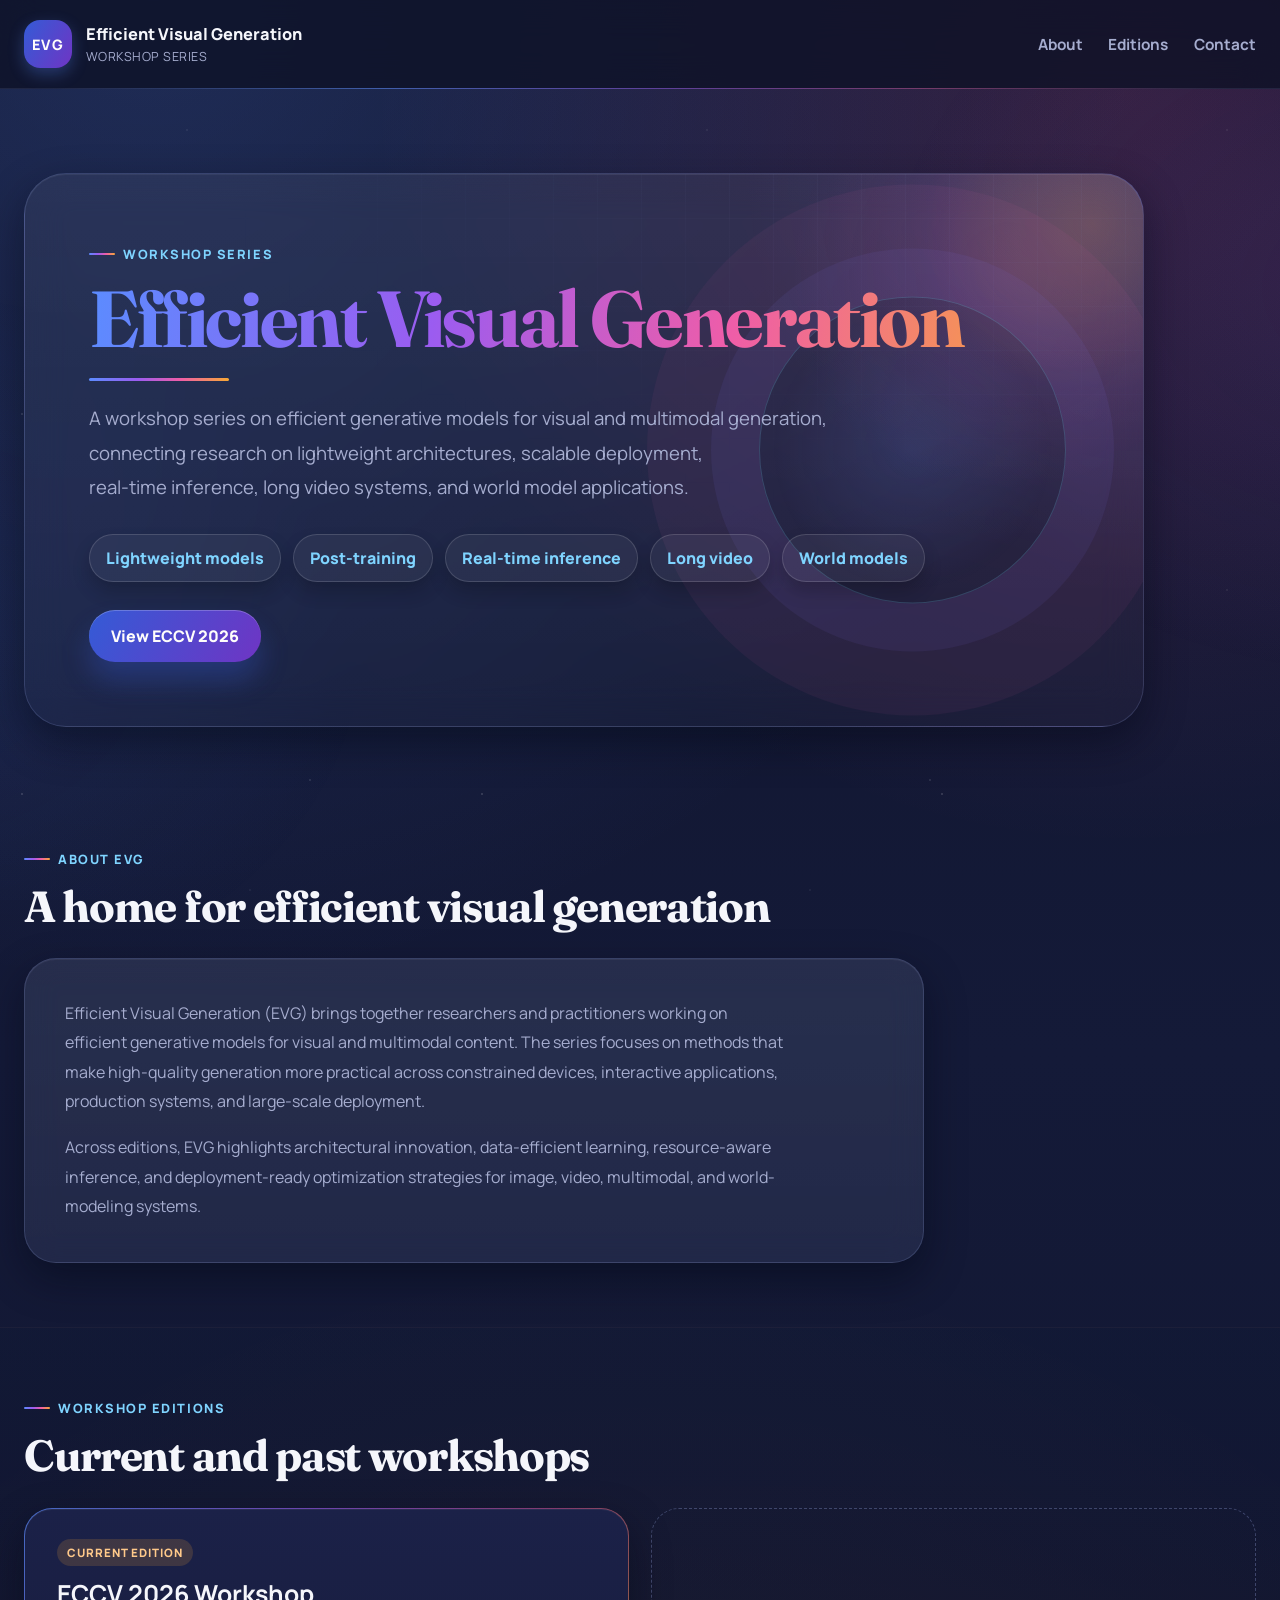
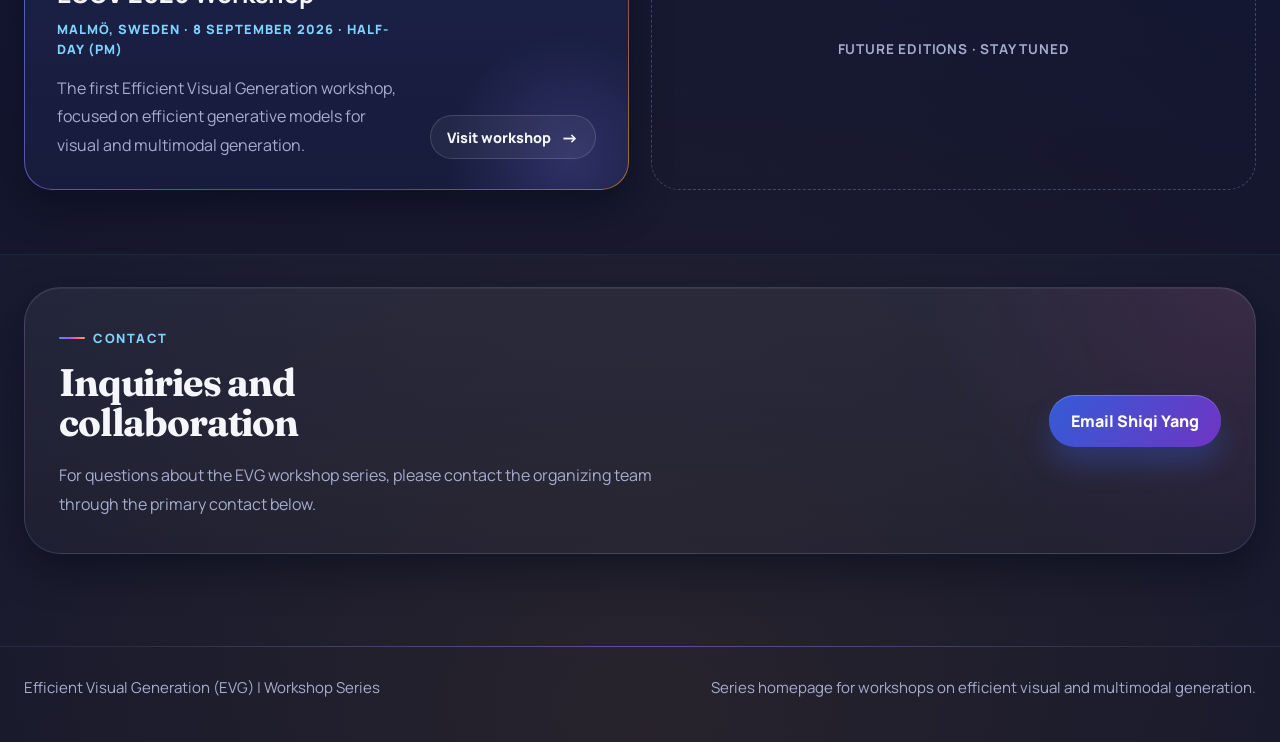
<file: index.html>
<!DOCTYPE html>
<html lang="en">

<head>
    <meta charset="utf-8">
    <meta name="viewport" content="width=device-width, initial-scale=1">
    <meta name="theme-color" content="#10142c">
    <title>Efficient Visual Generation | Workshop Series</title>
    <meta name="description"
        content="Efficient Visual Generation (EVG): a workshop series on efficient generative models for visual and multimodal generation.">
    <meta name="keywords"
        content="Efficient Visual Generation, EVG, Generative Models, Multimodal Generation, Video Generation, World Models, Efficient AI">

    <meta property="og:type" content="website">
    <meta property="og:title" content="Efficient Visual Generation | Workshop Series">
    <meta property="og:description"
        content="A workshop series on efficient generative models for visual and multimodal generation.">
    <meta property="og:url" content="https://efficientvg.github.io/">
    <meta property="og:image" content="https://efficientvg.github.io/assets/og/og-series.png">
    <meta property="og:image:width" content="2400">
    <meta property="og:image:height" content="1260">

    <meta name="twitter:card" content="summary_large_image">
    <meta name="twitter:title" content="Efficient Visual Generation | Workshop Series">
    <meta name="twitter:description"
        content="A workshop series on efficient generative models for visual and multimodal generation.">
    <meta name="twitter:image" content="https://efficientvg.github.io/assets/og/og-series.png">

    <link rel="preconnect" href="https://fonts.googleapis.com">
    <link rel="preconnect" href="https://fonts.gstatic.com" crossorigin>
    <link
        href="https://fonts.googleapis.com/css2?family=Fraunces:opsz,wght@9..144,600;9..144,700&family=Manrope:wght@400;500;600;700;800&display=swap"
        rel="stylesheet">

    <link rel="icon" href="assets/favicon.svg" type="image/svg+xml">
    <link rel="apple-touch-icon" href="assets/favicon.svg">
    <link rel="stylesheet" href="assets/css/style.css?v=20260718-dark">
</head>

<body>
    <a class="skip-link" href="#top">Skip to content</a>
    <header class="site-header">
        <div class="wrapper site-header-inner">
            <a class="brand" href="#top" aria-label="Efficient Visual Generation series home">
                <span class="brand-mark">EVG</span>
                <span class="brand-copy">
                    <strong>Efficient Visual Generation</strong>
                    <small>Workshop Series</small>
                </span>
            </a>

            <nav class="site-nav" aria-label="Primary">
                <a href="#about">About</a>
                <a href="#editions">Editions</a>
                <a href="#contact">Contact</a>
            </nav>
        </div>
    </header>

    <main id="top">
        <section class="hero">
            <div class="wrapper hero-grid hero-grid-single">
                <div class="hero-copy">
                    <div class="hero-orb" aria-hidden="true"></div>
                    <p class="eyebrow">Workshop Series</p>
                    <h1>Efficient Visual Generation</h1>
                    <p class="hero-lede">
                        <span class="hero-lede-line">A workshop series on efficient generative models for visual and
                            multimodal generation,</span>
                        <span class="hero-lede-line">connecting research on lightweight architectures, scalable
                            deployment,</span>
                        <span class="hero-lede-line">real-time inference, long video systems, and world model
                            applications.</span>
                    </p>

                    <ul class="hero-tags" aria-label="Focus areas">
                        <li>Lightweight models</li>
                        <li>Post-training</li>
                        <li>Real-time inference</li>
                        <li>Long video</li>
                        <li>World models</li>
                    </ul>

                    <div class="hero-actions">
                        <a class="button button-primary" href="workshops/eccv2026.html">View ECCV 2026</a>
                    </div>
                </div>
            </div>
        </section>

        <section class="section" id="about">
            <div class="wrapper">
                <div class="section-intro">
                    <p class="eyebrow">About EVG</p>
                    <h2>A home for efficient visual generation</h2>
                </div>

                <div class="overview-grid overview-grid-single">
                    <article class="panel">
                        <p>
                            Efficient Visual Generation (EVG) brings together researchers and practitioners working on
                            efficient generative models for visual and multimodal content. The series focuses on methods
                            that make high-quality generation more practical across constrained devices, interactive
                            applications, production systems, and large-scale deployment.
                        </p>
                        <p>
                            Across editions, EVG highlights architectural innovation, data-efficient learning,
                            resource-aware inference, and deployment-ready optimization strategies for image, video,
                            multimodal, and world-modeling systems.
                        </p>
                    </article>
                </div>
            </div>
        </section>

        <section class="section section-muted" id="editions">
            <div class="wrapper">
                <div class="section-intro">
                    <p class="eyebrow">Workshop Editions</p>
                    <h2>Current and past workshops</h2>
                </div>

                <div class="edition-grid">
                    <a class="edition-card edition-card-link" href="workshops/eccv2026.html">
                        <div class="edition-card-copy">
                            <span class="person-status">Current edition</span>
                            <h3>ECCV 2026 Workshop</h3>
                            <p class="edition-meta">Malmö, Sweden · 8 September 2026 · Half-day (PM)</p>
                            <p>
                                The first Efficient Visual Generation workshop, focused on efficient generative models
                                for visual and multimodal generation.
                            </p>
                        </div>
                        <span class="edition-link-label">Visit workshop <span aria-hidden="true">→</span></span>
                    </a>
                    <div class="edition-card-ghost" aria-hidden="true">Future editions · Stay tuned</div>
                </div>
            </div>
        </section>

        <section class="section section-compact" id="contact">
            <div class="wrapper">
                <div class="contact-card">
                    <div class="contact-copy">
                        <p class="eyebrow">Contact</p>
                        <h2>Inquiries and collaboration</h2>
                        <p>
                            For questions about the EVG workshop series, please contact the organizing team through the
                            primary contact below.
                        </p>
                    </div>
                    <a class="button button-primary" href="mailto:shiqi.yang147.jp@gmail.com">Email Shiqi Yang</a>
                </div>
            </div>
        </section>
    </main>

    <footer class="site-footer">
        <div class="wrapper footer-inner">
            <p>Efficient Visual Generation (EVG) | Workshop Series</p>
            <p>Series homepage for workshops on efficient visual and multimodal generation.</p>
        </div>
    </footer>
</body>

</html>
</file>
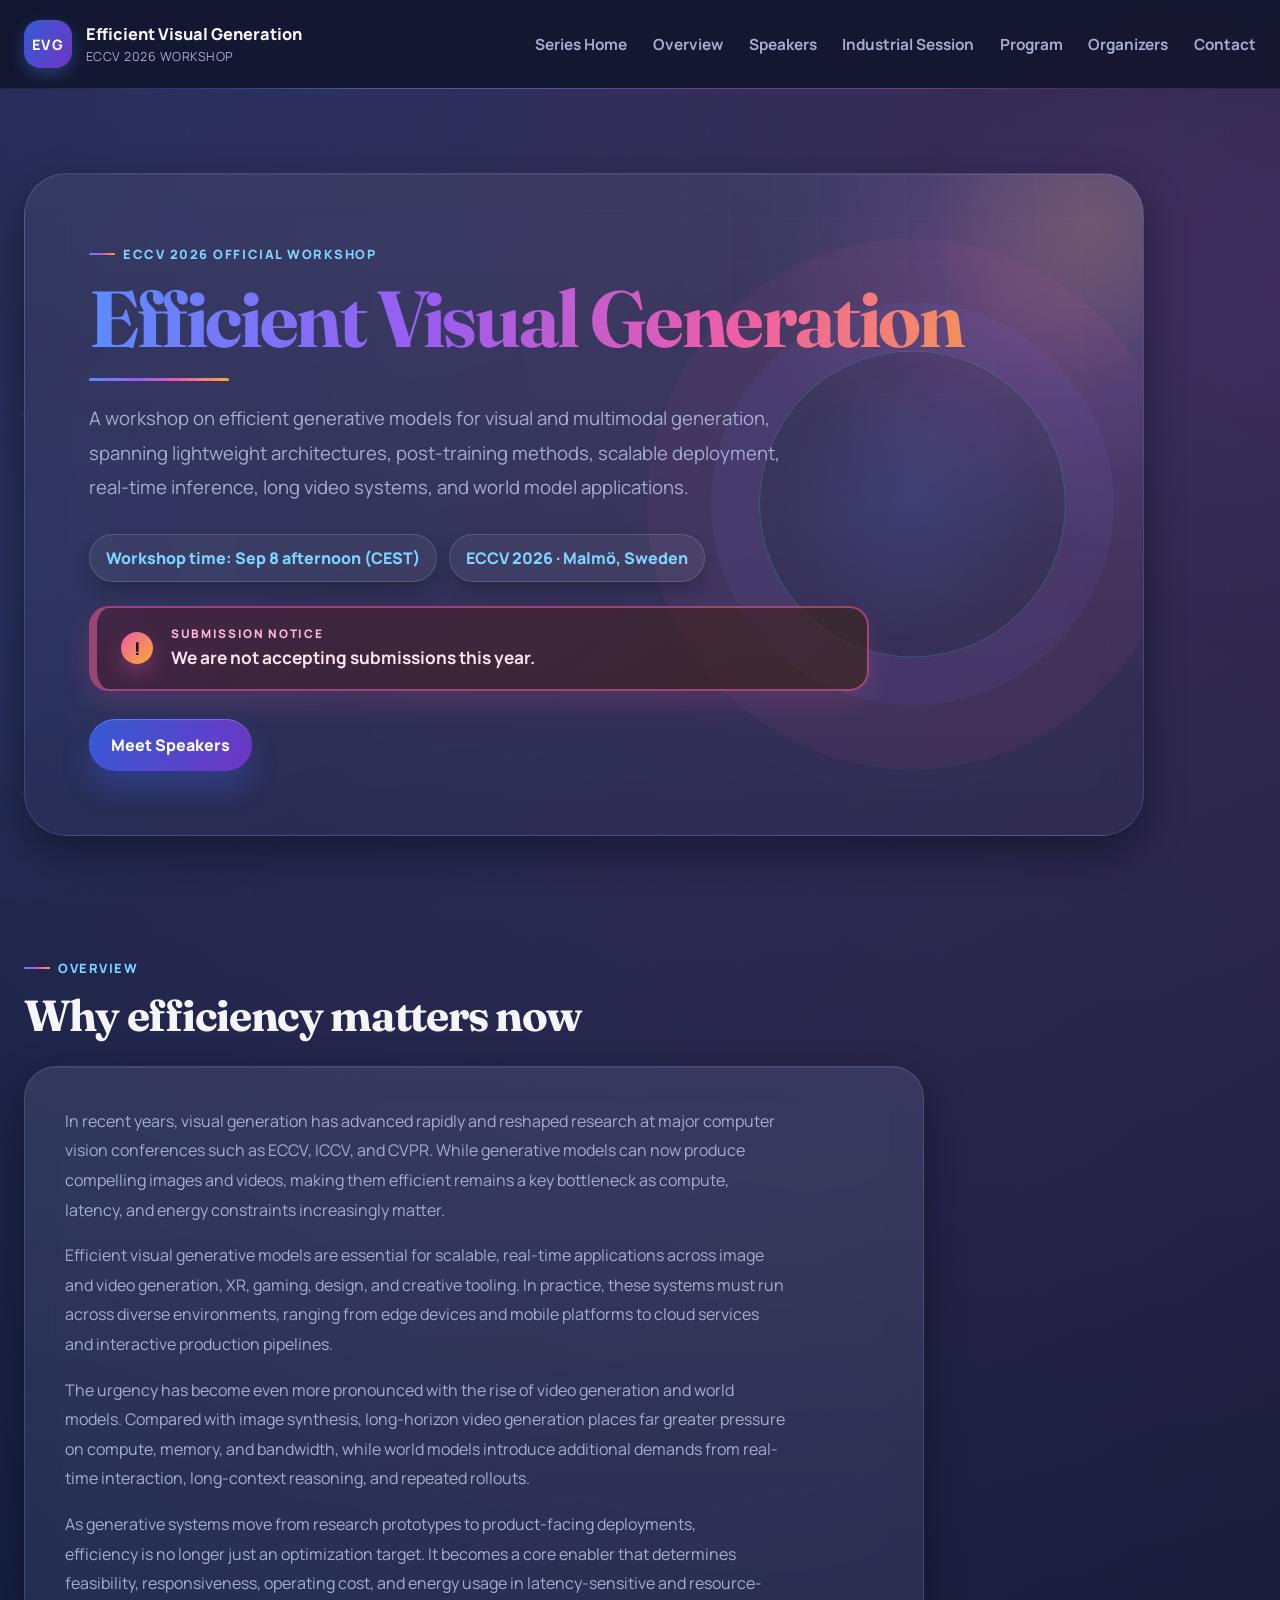
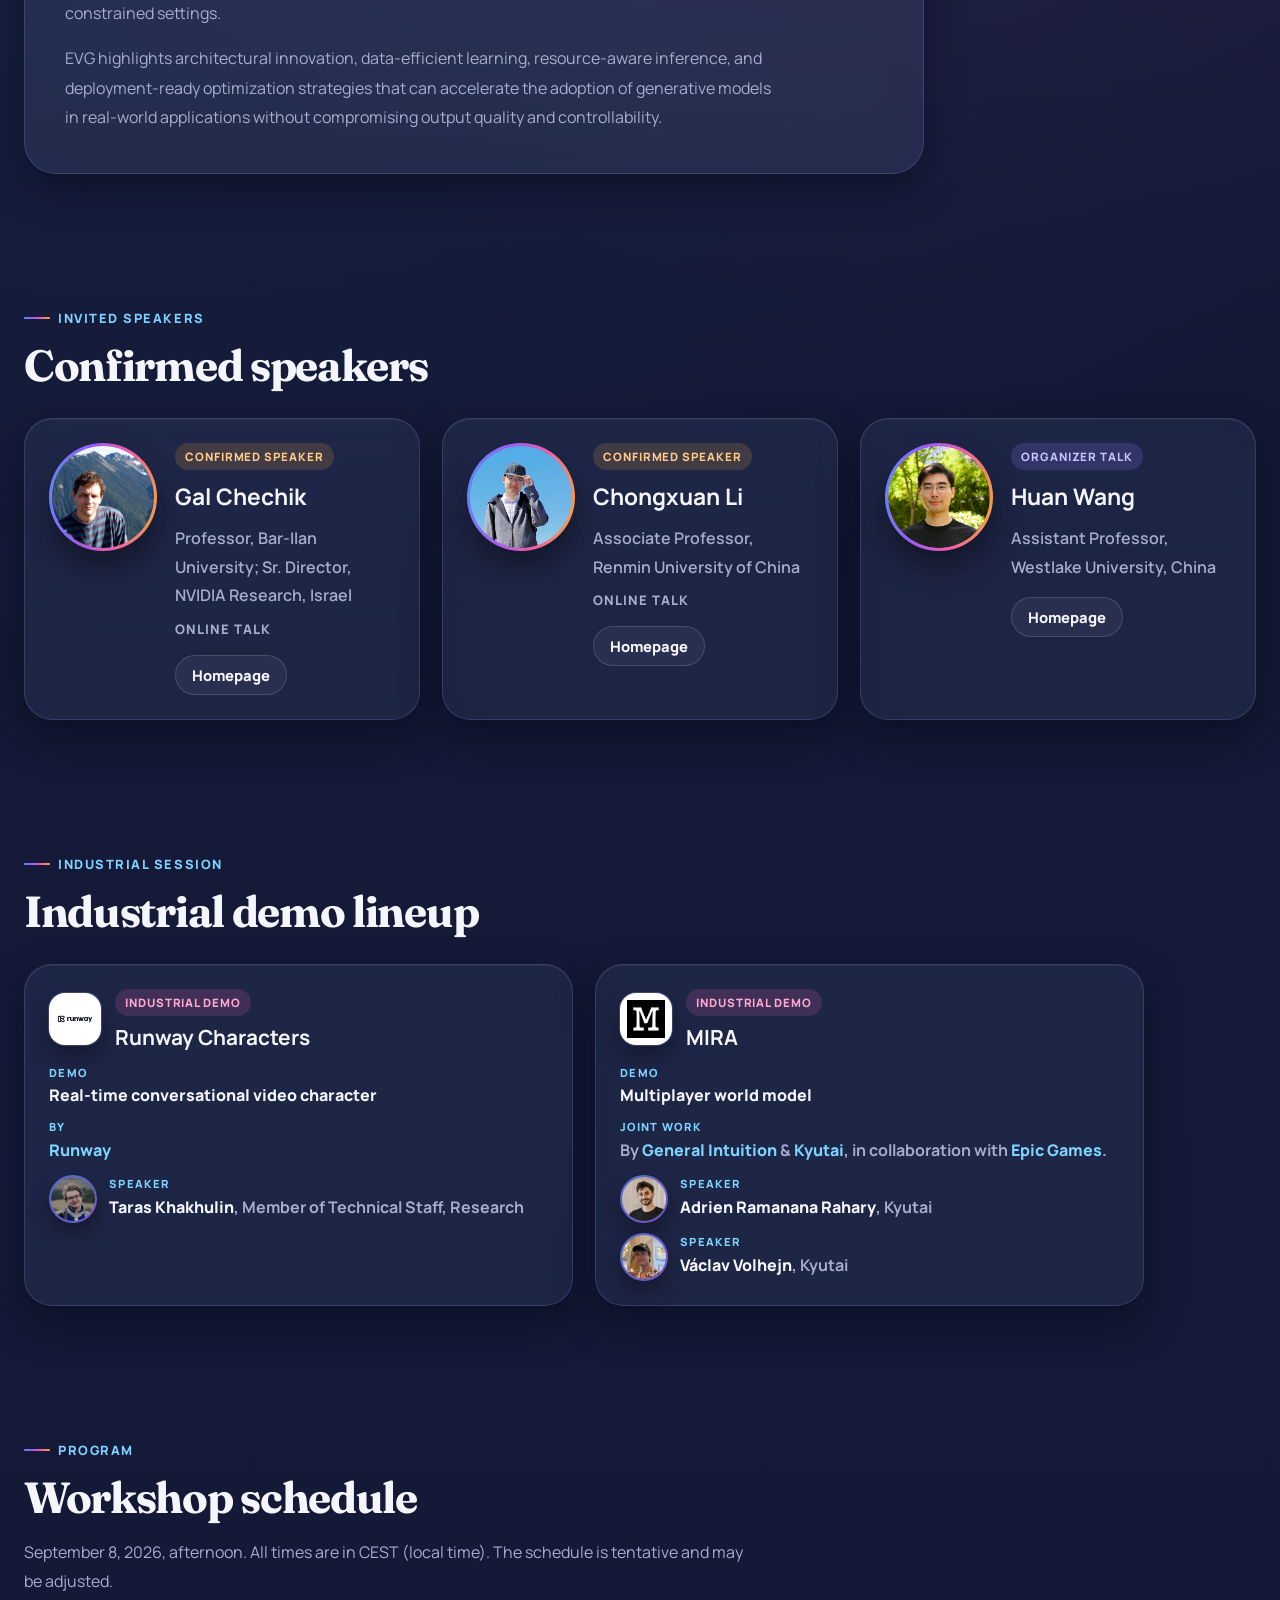
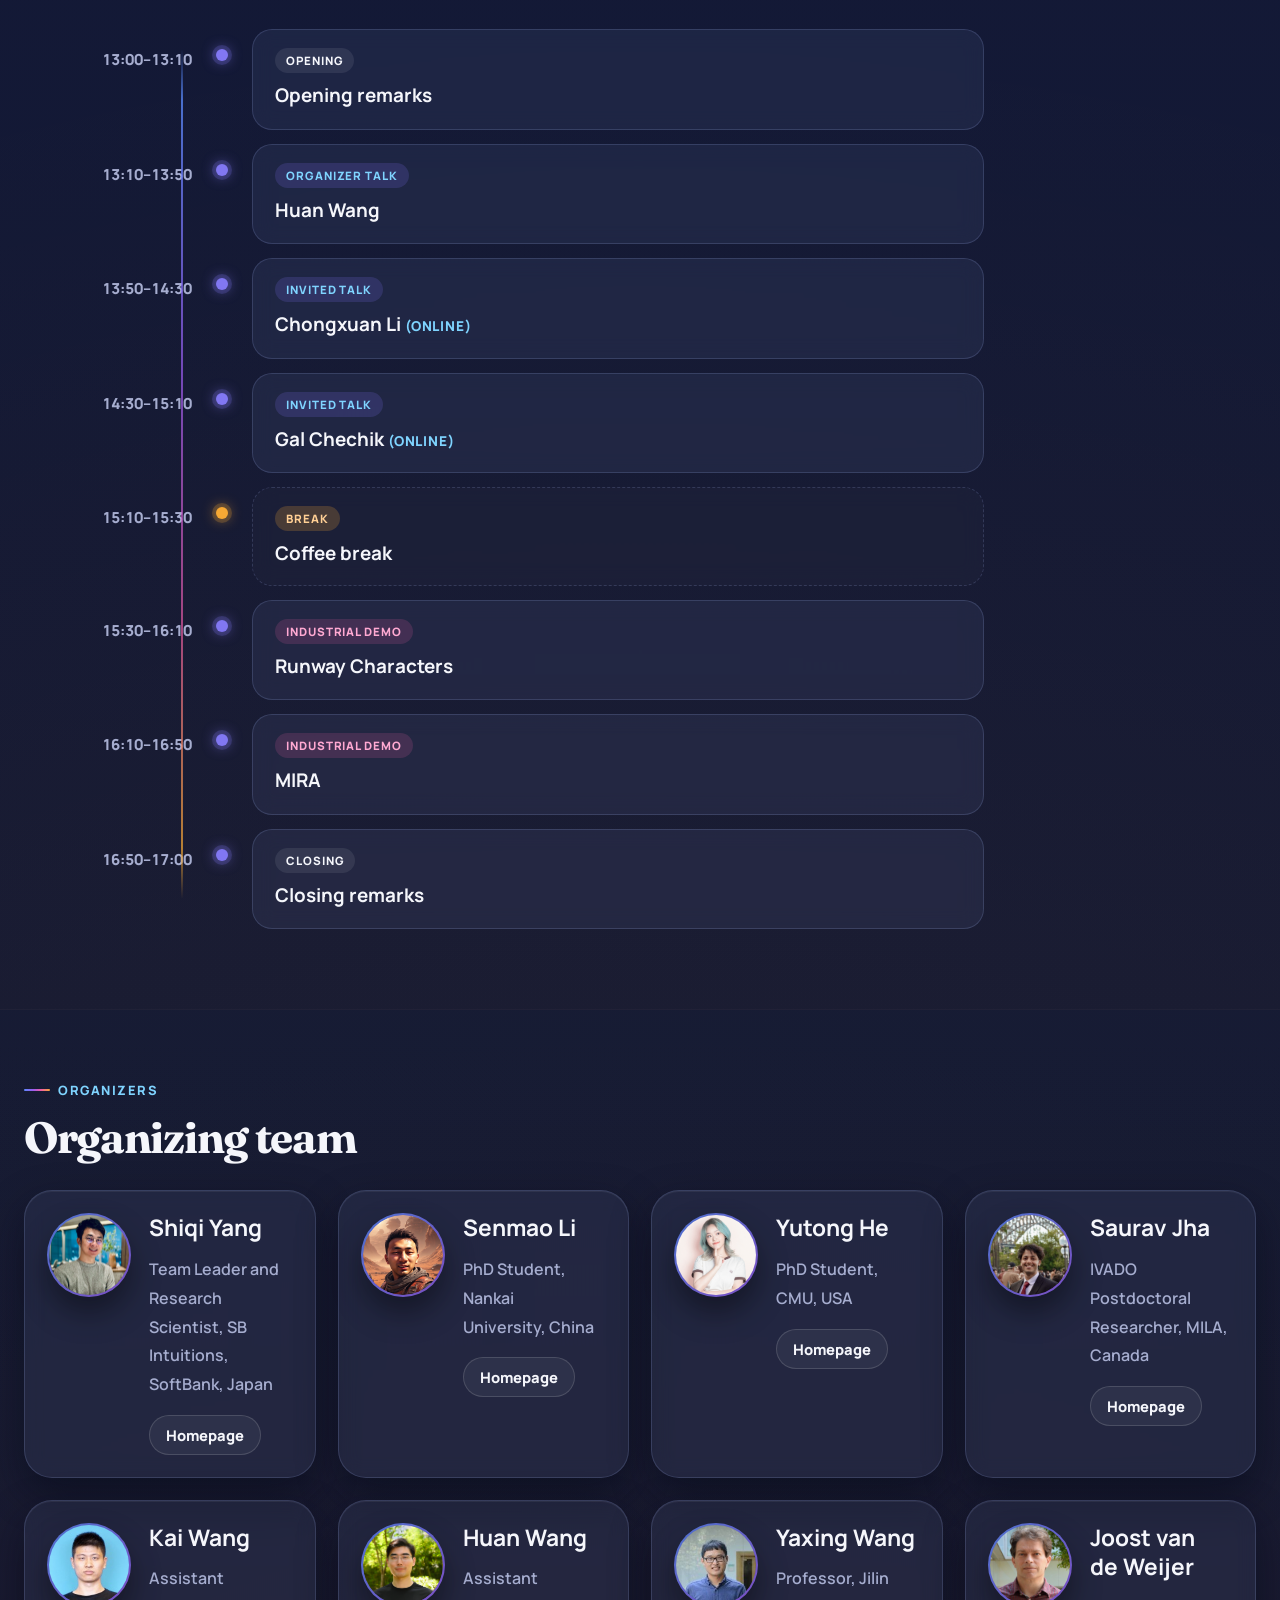
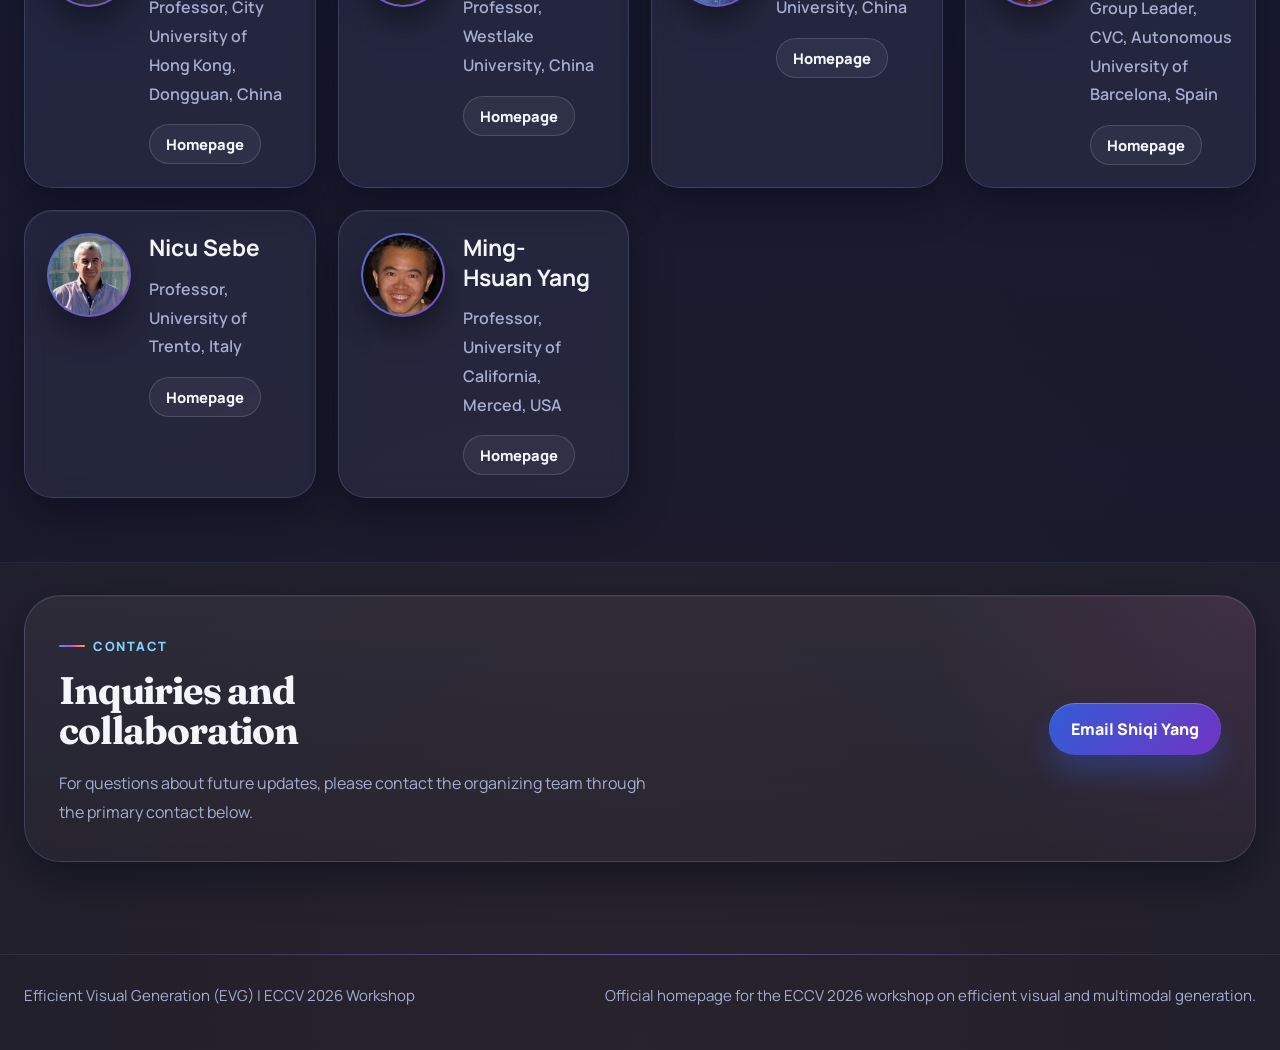
<file: workshops/eccv2026.html>
<!DOCTYPE html>
<html lang="en">

<head>
    <meta charset="utf-8">
    <meta name="viewport" content="width=device-width, initial-scale=1">
    <meta name="theme-color" content="#10142c">
    <title>Efficient Visual Generation | ECCV 2026 Workshop</title>
    <meta name="description"
        content="Efficient Visual Generation (EVG): the ECCV 2026 workshop on efficient generative models for visual and multimodal generation.">
    <meta name="keywords"
        content="ECCV 2026, Efficient Visual Generation, EVG, Generative Models, Multimodal Generation, Video Generation, World Models">

    <meta property="og:type" content="website">
    <meta property="og:title" content="Efficient Visual Generation | ECCV 2026 Workshop">
    <meta property="og:description"
        content="The ECCV 2026 workshop on efficient generative models for visual and multimodal generation.">
    <meta property="og:url" content="https://efficientvg.github.io/workshops/eccv2026.html">
    <meta property="og:image" content="https://efficientvg.github.io/assets/og/og-eccv2026.png">
    <meta property="og:image:width" content="2400">
    <meta property="og:image:height" content="1260">

    <meta name="twitter:card" content="summary_large_image">
    <meta name="twitter:title" content="Efficient Visual Generation | ECCV 2026 Workshop">
    <meta name="twitter:description"
        content="The ECCV 2026 workshop on efficient generative models for visual and multimodal generation.">
    <meta name="twitter:image" content="https://efficientvg.github.io/assets/og/og-eccv2026.png">

    <link rel="preconnect" href="https://fonts.googleapis.com">
    <link rel="preconnect" href="https://fonts.gstatic.com" crossorigin>
    <link
        href="https://fonts.googleapis.com/css2?family=Fraunces:opsz,wght@9..144,600;9..144,700&family=Manrope:wght@400;500;600;700;800&display=swap"
        rel="stylesheet">

    <link rel="icon" href="../assets/favicon.svg" type="image/svg+xml">
    <link rel="apple-touch-icon" href="../assets/favicon.svg">
    <link rel="stylesheet" href="../assets/css/style.css?v=20260718-dark">
</head>

<body>
    <a class="skip-link" href="#top">Skip to content</a>
    <header class="site-header">
        <div class="wrapper site-header-inner">
            <a class="brand" href="../index.html" aria-label="Efficient Visual Generation series home">
                <span class="brand-mark">EVG</span>
                <span class="brand-copy">
                    <strong>Efficient Visual Generation</strong>
                    <small>ECCV 2026 Workshop</small>
                </span>
            </a>

            <nav class="site-nav" aria-label="Primary">
                <a href="../index.html">Series Home</a>
                <a href="#overview">Overview</a>
                <a href="#speakers">Speakers</a>
                <a href="#industrial-session">Industrial Session</a>
                <a href="#program">Program</a>
                <a href="#organizers">Organizers</a>
                <a href="#contact">Contact</a>
            </nav>
        </div>
    </header>

    <main id="top">
        <section class="hero">
            <div class="wrapper hero-grid hero-grid-single">
                <div class="hero-copy">
                    <div class="hero-orb" aria-hidden="true"></div>
                    <p class="eyebrow">ECCV 2026 Official Workshop</p>
                    <h1>Efficient Visual Generation</h1>
                    <p class="hero-lede">
                        <span class="hero-lede-line">A workshop on efficient generative models for visual and multimodal
                            generation,</span>
                        <span class="hero-lede-line">spanning lightweight architectures, post-training methods, scalable
                            deployment,</span>
                        <span class="hero-lede-line">real-time inference, long video systems, and world model
                            applications.</span>
                    </p>

                    <ul class="hero-tags" aria-label="Workshop details">
                        <li>Workshop time: <time datetime="2026-09-08">Sep 8 afternoon</time> (CEST)</li>
                        <li>ECCV 2026 · Malmö, Sweden</li>
                    </ul>

                    <div class="submission-notice" role="note"
                        aria-label="Submission notice: We are not accepting submissions this year">
                        <span class="submission-notice-label">Submission Notice</span>
                        <strong>We are not accepting submissions this year.</strong>
                    </div>

                    <div class="hero-actions">
                        <a class="button button-primary" href="#speakers">Meet Speakers</a>
                    </div>


                </div>
            </div>
        </section>

        <section class="section" id="overview">
            <div class="wrapper">
                <div class="section-intro">
                    <p class="eyebrow">Overview</p>
                    <h2>Why efficiency matters now</h2>
                </div>

                <div class="overview-grid overview-grid-single">
                    <article class="panel">
                        <p>
                            In recent years, visual generation has advanced rapidly and reshaped research at major
                            computer vision conferences such as ECCV, ICCV, and CVPR. While generative models can now
                            produce compelling images and videos, making them efficient remains a key bottleneck as
                            compute, latency, and energy constraints increasingly matter.
                        </p>
                        <p>
                            Efficient visual generative models are essential for scalable, real-time applications
                            across image and video generation, XR, gaming, design, and creative tooling. In practice,
                            these systems must run across diverse environments, ranging from edge devices and mobile
                            platforms to cloud services and interactive production pipelines.
                        </p>
                        <p>
                            The urgency has become even more pronounced with the rise of video generation and world
                            models. Compared with image synthesis, long-horizon video generation places far greater
                            pressure on compute, memory, and bandwidth, while world models introduce additional demands
                            from real-time interaction, long-context reasoning, and repeated rollouts.
                        </p>
                        <p>
                            As generative systems move from research prototypes to product-facing deployments,
                            efficiency is no longer just an optimization target. It becomes a core enabler that
                            determines feasibility, responsiveness, operating cost, and energy usage in
                            latency-sensitive
                            and resource-constrained settings.
                        </p>
                        <p>
                            EVG highlights architectural innovation, data-efficient learning, resource-aware inference,
                            and deployment-ready optimization strategies that can accelerate the adoption of generative
                            models in real-world applications without compromising output quality and controllability.
                        </p>
                    </article>
                </div>
            </div>
        </section>

        <section class="section" id="speakers">
            <div class="wrapper">
                <div class="section-intro">
                    <p class="eyebrow">Invited Speakers</p>
                    <h2>Confirmed speakers</h2>

                </div>

                <div class="people-grid speaker-grid">
                    <article class="person-card">
                        <a class="person-media" tabindex="-1" aria-hidden="true" href="https://chechiklab.biu.ac.il/~gal/" target="_blank"
                            rel="noreferrer" aria-label="Gal Chechik homepage">
                            <img class="person-photo" src="../assets/people/gal.jpg" alt="Portrait of Gal Chechik"
                                loading="lazy">
                        </a>
                        <div class="person-copy">
                            <span class="person-status">Confirmed Speaker</span>
                            <h3><a class="person-name-link" href="https://chechiklab.biu.ac.il/~gal/" target="_blank"
                                    rel="noreferrer">Gal Chechik</a></h3>
                            <p class="person-role">Professor, Bar-Ilan University; Sr. Director, NVIDIA Research, Israel
                            </p>
                            <p class="person-format-note">Online Talk</p>
                            <div class="person-actions">
                                <a class="person-link" href="https://chechiklab.biu.ac.il/~gal/" target="_blank"
                                    rel="noreferrer">Homepage</a>
                            </div>
                        </div>
                    </article>

                    <article class="person-card">
                        <a class="person-media" tabindex="-1" aria-hidden="true" href="https://zhenxuan00.github.io/" target="_blank" rel="noreferrer"
                            aria-label="Chongxuan Li homepage">
                            <img class="person-photo" src="../assets/people/chongxuan.png" alt="Portrait of Chongxuan Li"
                                loading="lazy">
                        </a>
                        <div class="person-copy">
                            <span class="person-status">Confirmed Speaker</span>
                            <h3><a class="person-name-link" href="https://zhenxuan00.github.io/" target="_blank"
                                    rel="noreferrer">Chongxuan Li</a></h3>
                            <p class="person-role">Associate Professor, Renmin University of China</p>
                            <p class="person-format-note">Online Talk</p>
                            <div class="person-actions">
                                <a class="person-link" href="https://zhenxuan00.github.io/" target="_blank"
                                    rel="noreferrer">Homepage</a>
                            </div>
                        </div>
                    </article>

                    <article class="person-card">
                        <a class="person-media" tabindex="-1" aria-hidden="true" href="https://huanwang.tech/" target="_blank" rel="noreferrer"
                            aria-label="Huan Wang homepage">
                            <img class="person-photo" src="../assets/people/huan.png" alt="Portrait of Huan Wang"
                                loading="lazy">
                        </a>
                        <div class="person-copy">
                            <span class="person-status person-status-organizer">Organizer Talk</span>
                            <h3><a class="person-name-link" href="https://huanwang.tech/" target="_blank"
                                    rel="noreferrer">Huan Wang</a></h3>
                            <p class="person-role">Assistant Professor, Westlake University, China</p>
                            <div class="person-actions">
                                <a class="person-link" href="https://huanwang.tech/" target="_blank"
                                    rel="noreferrer">Homepage</a>
                            </div>
                        </div>
                    </article>

                </div>
            </div>
        </section>

        <section class="section" id="industrial-session">
            <div class="wrapper">
                <div class="section-intro">
                    <p class="eyebrow">Industrial Session</p>
                    <h2>Industrial demo lineup</h2>
                </div>

                <div class="industrial-grid">
                    <article class="industrial-card company-card">
                        <div class="industrial-header company-header">
                            <a class="industrial-logo company-logo" href="https://runwayml.com/product/characters"
                                target="_blank" rel="noreferrer" aria-label="Runway Characters">
                                <img class="industrial-logo-image company-logo-image" src="../assets/logos/runway-logo.png"
                                    alt="Runway logo" loading="lazy">
                            </a>
                            <div class="industrial-copy company-copy">
                                <span class="person-status person-status-demo">Industrial Demo</span>
                                <h3><a class="person-name-link" href="https://runwayml.com/product/characters"
                                        target="_blank" rel="noreferrer">Runway Characters</a></h3>
                            </div>
                        </div>

                        <div class="industrial-details company-details">
                            <p class="industrial-demo-line company-talk-line">
                                <span>Demo</span>
                                Real-time conversational video character
                            </p>

                            <p class="industrial-credit-line company-attribution-line">
                                <span>By</span>
                                <a href="https://runwayml.com/" target="_blank" rel="noreferrer">Runway</a>
                            </p>

                            <div class="industrial-speakers company-speakers" aria-label="Runway Characters speakers">
                                <div class="industrial-speaker-item company-speaker-item">
                                    <a class="industrial-speaker-avatar company-speaker-avatar" tabindex="-1" aria-hidden="true"
                                        href="https://khakhulin.github.io/" target="_blank" rel="noreferrer"
                                        aria-label="Taras Khakhulin homepage">
                                        <img class="person-photo" src="../assets/people/TarasKhakhulin.jpeg"
                                            alt="Portrait of Taras Khakhulin" loading="lazy">
                                    </a>
                                    <p class="industrial-speaker-line company-speaker-line">
                                        <span>Speaker</span>
                                        <a class="person-name-link" href="https://khakhulin.github.io/" target="_blank"
                                            rel="noreferrer">Taras Khakhulin</a>, Member of Technical Staff, Research
                                    </p>
                                </div>
                            </div>
                        </div>
                    </article>

                    <article class="industrial-card company-card">
                        <div class="industrial-header company-header">
                            <a class="industrial-logo company-logo" href="https://mira-wm.com/" target="_blank"
                                rel="noreferrer" aria-label="MIRA website">
                                <img class="industrial-logo-image company-logo-image" src="../assets/logos/mira-icon.png"
                                    alt="MIRA logo" loading="lazy">
                            </a>
                            <div class="industrial-copy company-copy">
                                <span class="person-status person-status-demo">Industrial Demo</span>
                                <h3><a class="person-name-link" href="https://mira-wm.com/" target="_blank"
                                        rel="noreferrer">MIRA</a></h3>
                            </div>
                        </div>

                        <div class="industrial-details company-details">
                            <p class="industrial-demo-line company-talk-line">
                                <span>Demo</span>
                                Multiplayer world model
                            </p>

                            <p class="industrial-credit-line company-attribution-line">
                                <span>Joint work</span>
                                By
                                <a href="https://www.generalintuition.com/" target="_blank" rel="noreferrer">General Intuition</a>
                                &amp;
                                <a href="https://kyutai.org/" target="_blank" rel="noreferrer">Kyutai</a>, in collaboration
                                with
                                <a href="https://www.epicgames.com/site/home" target="_blank" rel="noreferrer">Epic Games</a>.
                            </p>

                            <div class="industrial-speakers company-speakers" aria-label="MIRA speakers">
                                <div class="industrial-speaker-item company-speaker-item">
                                    <a class="industrial-speaker-avatar company-speaker-avatar" tabindex="-1" aria-hidden="true"
                                        href="https://www.linkedin.com/in/adrien-ramanana-rahary/?locale=en"
                                        target="_blank" rel="noreferrer" aria-label="Adrien Ramanana Rahary LinkedIn">
                                        <img class="person-photo" src="../assets/people/adrien-ramanana-rahary.jpg"
                                            alt="Portrait of Adrien Ramanana Rahary" loading="lazy">
                                    </a>
                                    <p class="industrial-speaker-line company-speaker-line">
                                        <span>Speaker</span>
                                        <a class="person-name-link"
                                            href="https://www.linkedin.com/in/adrien-ramanana-rahary/?locale=en"
                                            target="_blank" rel="noreferrer">Adrien Ramanana Rahary</a>, Kyutai
                                    </p>
                                </div>

                                <div class="industrial-speaker-item company-speaker-item">
                                    <a class="industrial-speaker-avatar company-speaker-avatar" tabindex="-1" aria-hidden="true"
                                        href="https://vvolhejn.com/" target="_blank" rel="noreferrer"
                                        aria-label="Václav Volhejn homepage">
                                        <img class="person-photo" src="../assets/people/vaclav-volhejn.jpg"
                                            alt="Portrait of Václav Volhejn" loading="lazy">
                                    </a>
                                    <p class="industrial-speaker-line company-speaker-line">
                                        <span>Speaker</span>
                                        <a class="person-name-link" href="https://vvolhejn.com/" target="_blank"
                                            rel="noreferrer">Václav Volhejn</a>, Kyutai
                                    </p>
                                </div>
                            </div>
                        </div>
                    </article>
                </div>
            </div>
        </section>

        <section class="section" id="program">
            <div class="wrapper">
                <div class="section-intro">
                    <p class="eyebrow">Program</p>
                    <h2>Workshop schedule</h2>
                    <p class="section-copy">
                        September 8, 2026, afternoon. All times are in CEST (local time).
                        The schedule is tentative and may be adjusted.
                    </p>
                </div>

                <ol class="program-timeline">
                    <li class="program-item">
                        <p class="program-time">
                            <time datetime="2026-09-08T13:00">13:00</time>&ndash;<time
                                datetime="2026-09-08T13:10">13:10</time>
                        </p>
                        <span class="program-marker" aria-hidden="true"></span>
                        <div class="program-card">
                            <span class="program-tag program-tag-frame">Opening</span>
                            <h3>Opening remarks</h3>
                        </div>
                    </li>

                    <li class="program-item">
                        <p class="program-time">
                            <time datetime="2026-09-08T13:10">13:10</time>&ndash;<time
                                datetime="2026-09-08T13:50">13:50</time>
                        </p>
                        <span class="program-marker" aria-hidden="true"></span>
                        <div class="program-card">
                            <span class="program-tag">Organizer Talk</span>
                            <h3>Huan Wang</h3>
                        </div>
                    </li>

                    <li class="program-item">
                        <p class="program-time">
                            <time datetime="2026-09-08T13:50">13:50</time>&ndash;<time
                                datetime="2026-09-08T14:30">14:30</time>
                        </p>
                        <span class="program-marker" aria-hidden="true"></span>
                        <div class="program-card">
                            <span class="program-tag">Invited Talk</span>
                            <h3>Chongxuan Li <span class="program-format">(Online)</span></h3>
                        </div>
                    </li>

                    <li class="program-item">
                        <p class="program-time">
                            <time datetime="2026-09-08T14:30">14:30</time>&ndash;<time
                                datetime="2026-09-08T15:10">15:10</time>
                        </p>
                        <span class="program-marker" aria-hidden="true"></span>
                        <div class="program-card">
                            <span class="program-tag">Invited Talk</span>
                            <h3>Gal Chechik <span class="program-format">(Online)</span></h3>
                        </div>
                    </li>

                    <li class="program-item program-item-break">
                        <p class="program-time">
                            <time datetime="2026-09-08T15:10">15:10</time>&ndash;<time
                                datetime="2026-09-08T15:30">15:30</time>
                        </p>
                        <span class="program-marker" aria-hidden="true"></span>
                        <div class="program-card">
                            <span class="program-tag program-tag-break">Break</span>
                            <h3>Coffee break</h3>
                        </div>
                    </li>

                    <li class="program-item">
                        <p class="program-time">
                            <time datetime="2026-09-08T15:30">15:30</time>&ndash;<time
                                datetime="2026-09-08T16:10">16:10</time>
                        </p>
                        <span class="program-marker" aria-hidden="true"></span>
                        <div class="program-card">
                            <span class="program-tag program-tag-demo">Industrial Demo</span>
                            <h3>Runway Characters</h3>
                        </div>
                    </li>

                    <li class="program-item">
                        <p class="program-time">
                            <time datetime="2026-09-08T16:10">16:10</time>&ndash;<time
                                datetime="2026-09-08T16:50">16:50</time>
                        </p>
                        <span class="program-marker" aria-hidden="true"></span>
                        <div class="program-card">
                            <span class="program-tag program-tag-demo">Industrial Demo</span>
                            <h3>MIRA</h3>
                        </div>
                    </li>

                    <li class="program-item">
                        <p class="program-time">
                            <time datetime="2026-09-08T16:50">16:50</time>&ndash;<time
                                datetime="2026-09-08T17:00">17:00</time>
                        </p>
                        <span class="program-marker" aria-hidden="true"></span>
                        <div class="program-card">
                            <span class="program-tag program-tag-frame">Closing</span>
                            <h3>Closing remarks</h3>
                        </div>
                    </li>
                </ol>
            </div>
        </section>

        <section class="section section-muted" id="organizers">
            <div class="wrapper">
                <div class="section-intro">
                    <p class="eyebrow">Organizers</p>
                    <h2>Organizing team</h2>
                </div>

                <div class="people-grid organizers-grid">
                    <article class="person-card person-card-compact">
                        <a class="person-media" tabindex="-1" aria-hidden="true" href="https://albert0147.github.io/" target="_blank" rel="noreferrer"
                            aria-label="Shiqi Yang homepage">
                            <img class="person-photo" src="../assets/people/shiqi.jpg" alt="Portrait of Shiqi Yang"
                                loading="lazy">
                        </a>
                        <div class="person-copy">
                            <h3><a class="person-name-link" href="https://albert0147.github.io/" target="_blank"
                                    rel="noreferrer">Shiqi Yang</a></h3>
                            <p class="person-role">Team Leader and Research Scientist, SB Intuitions, SoftBank, Japan
                            </p>
                            <div class="person-actions">
                                <a class="person-link" href="https://albert0147.github.io/" target="_blank"
                                    rel="noreferrer">Homepage</a>
                            </div>
                        </div>
                    </article>

                    <article class="person-card person-card-compact">
                        <a class="person-media" tabindex="-1" aria-hidden="true" href="https://sen-mao.github.io/" target="_blank" rel="noreferrer"
                            aria-label="Senmao Li homepage">
                            <img class="person-photo" src="../assets/people/senmao.png" alt="Portrait of Senmao Li"
                                loading="lazy">
                        </a>
                        <div class="person-copy">
                            <h3><a class="person-name-link" href="https://sen-mao.github.io/" target="_blank"
                                    rel="noreferrer">Senmao Li</a></h3>
                            <p class="person-role">PhD Student, Nankai University, China</p>
                            <div class="person-actions">
                                <a class="person-link" href="https://sen-mao.github.io/" target="_blank"
                                    rel="noreferrer">Homepage</a>
                            </div>
                        </div>
                    </article>

                    <article class="person-card person-card-compact">
                        <a class="person-media" tabindex="-1" aria-hidden="true" href="https://kellyyutonghe.github.io/" target="_blank" rel="noreferrer"
                            aria-label="Yutong He homepage">
                            <img class="person-photo" src="../assets/people/yutong.jpg" alt="Portrait of Yutong He"
                                loading="lazy">
                        </a>
                        <div class="person-copy">
                            <h3><a class="person-name-link" href="https://kellyyutonghe.github.io/" target="_blank"
                                    rel="noreferrer">Yutong He</a></h3>
                            <p class="person-role">PhD Student, CMU, USA</p>
                            <div class="person-actions">
                                <a class="person-link" href="https://kellyyutonghe.github.io/" target="_blank"
                                    rel="noreferrer">Homepage</a>
                            </div>
                        </div>
                    </article>

                    <article class="person-card person-card-compact">
                        <a class="person-media" tabindex="-1" aria-hidden="true" href="https://sauravjha.com.np/" target="_blank" rel="noreferrer"
                            aria-label="Saurav Jha homepage">
                            <img class="person-photo" src="../assets/people/saurav.jpg" alt="Portrait of Saurav Jha"
                                loading="lazy">
                        </a>
                        <div class="person-copy">
                            <h3><a class="person-name-link" href="https://sauravjha.com.np/" target="_blank"
                                    rel="noreferrer">Saurav Jha</a></h3>
                            <p class="person-role">IVADO Postdoctoral Researcher, MILA, Canada</p>
                            <div class="person-actions">
                                <a class="person-link" href="https://sauravjha.com.np/" target="_blank"
                                    rel="noreferrer">Homepage</a>
                            </div>
                        </div>
                    </article>

                    <article class="person-card person-card-compact">
                        <a class="person-media" tabindex="-1" aria-hidden="true" href="https://wangkai930418.github.io/" target="_blank" rel="noreferrer"
                            aria-label="Kai Wang homepage">
                            <img class="person-photo" src="../assets/people/kai.jpg" alt="Portrait of Kai Wang"
                                loading="lazy">
                        </a>
                        <div class="person-copy">
                            <h3><a class="person-name-link" href="https://wangkai930418.github.io/" target="_blank"
                                    rel="noreferrer">Kai Wang</a></h3>
                            <p class="person-role">Assistant Professor, City University of Hong Kong, Dongguan, China
                            </p>
                            <div class="person-actions">
                                <a class="person-link" href="https://wangkai930418.github.io/" target="_blank"
                                    rel="noreferrer">Homepage</a>
                            </div>
                        </div>
                    </article>

                    <article class="person-card person-card-compact">
                        <a class="person-media" tabindex="-1" aria-hidden="true" href="https://huanwang.tech/" target="_blank" rel="noreferrer"
                            aria-label="Huan Wang homepage">
                            <img class="person-photo" src="../assets/people/huan.png" alt="Portrait of Huan Wang"
                                loading="lazy">
                        </a>
                        <div class="person-copy">
                            <h3><a class="person-name-link" href="https://huanwang.tech/" target="_blank"
                                    rel="noreferrer">Huan Wang</a></h3>
                            <p class="person-role">Assistant Professor, Westlake University, China</p>
                            <div class="person-actions">
                                <a class="person-link" href="https://huanwang.tech/" target="_blank"
                                    rel="noreferrer">Homepage</a>
                            </div>
                        </div>
                    </article>

                    <article class="person-card person-card-compact">
                        <a class="person-media" tabindex="-1" aria-hidden="true" href="https://yaxingwang.github.io/" target="_blank" rel="noreferrer"
                            aria-label="Yaxing Wang homepage">
                            <img class="person-photo" src="../assets/people/yaxing.jpg" alt="Portrait of Yaxing Wang"
                                loading="lazy">
                        </a>
                        <div class="person-copy">
                            <h3><a class="person-name-link" href="https://yaxingwang.github.io/" target="_blank"
                                    rel="noreferrer">Yaxing Wang</a></h3>
                            <p class="person-role">Professor, Jilin University, China</p>
                            <div class="person-actions">
                                <a class="person-link" href="https://yaxingwang.github.io/" target="_blank"
                                    rel="noreferrer">Homepage</a>
                            </div>
                        </div>
                    </article>

                    <article class="person-card person-card-compact">
                        <a class="person-media" tabindex="-1" aria-hidden="true" href="http://lamp.cvc.uab.es/" target="_blank" rel="noreferrer"
                            aria-label="Joost van de Weijer homepage">
                            <img class="person-photo" src="../assets/people/joost.png"
                                alt="Portrait of Joost van de Weijer" loading="lazy">
                        </a>
                        <div class="person-copy">
                            <h3><a class="person-name-link" href="http://lamp.cvc.uab.es/" target="_blank"
                                    rel="noreferrer">Joost van de Weijer</a></h3>
                            <p class="person-role">Group Leader, CVC, Autonomous University of Barcelona, Spain</p>
                            <div class="person-actions">
                                <a class="person-link" href="http://lamp.cvc.uab.es/" target="_blank"
                                    rel="noreferrer">Homepage</a>
                            </div>
                        </div>
                    </article>

                    <article class="person-card person-card-compact">
                        <a class="person-media" tabindex="-1" aria-hidden="true" href="https://disi.unitn.it/~sebe/" target="_blank" rel="noreferrer"
                            aria-label="Nicu Sebe homepage">
                            <img class="person-photo" src="../assets/people/nicu.png" alt="Portrait of Nicu Sebe"
                                loading="lazy">
                        </a>
                        <div class="person-copy">
                            <h3><a class="person-name-link" href="https://disi.unitn.it/~sebe/" target="_blank"
                                    rel="noreferrer">Nicu Sebe</a></h3>
                            <p class="person-role">Professor, University of Trento, Italy</p>
                            <div class="person-actions">
                                <a class="person-link" href="https://disi.unitn.it/~sebe/" target="_blank"
                                    rel="noreferrer">Homepage</a>
                            </div>
                        </div>
                    </article>

                    <article class="person-card person-card-compact">
                        <a class="person-media" tabindex="-1" aria-hidden="true" href="https://faculty.ucmerced.edu/mhyang/" target="_blank"
                            rel="noreferrer" aria-label="Ming-Hsuan Yang homepage">
                            <img class="person-photo" src="../assets/people/minghsuan.jpg"
                                alt="Portrait of Ming-Hsuan Yang" loading="lazy">
                        </a>
                        <div class="person-copy">
                            <h3><a class="person-name-link" href="https://faculty.ucmerced.edu/mhyang/" target="_blank"
                                    rel="noreferrer">Ming-Hsuan Yang</a></h3>
                            <p class="person-role">Professor, University of California, Merced, USA</p>
                            <div class="person-actions">
                                <a class="person-link" href="https://faculty.ucmerced.edu/mhyang/" target="_blank"
                                    rel="noreferrer">Homepage</a>
                            </div>
                        </div>
                    </article>
                </div>
            </div>
        </section>

        <section class="section section-compact" id="contact">
            <div class="wrapper">
                <div class="contact-card">
                    <div class="contact-copy">
                        <p class="eyebrow">Contact</p>
                        <h2>Inquiries and collaboration</h2>
                        <p>
                            For questions about future updates, please contact the
                            organizing team through the primary contact below.
                        </p>
                    </div>
                    <a class="button button-primary" href="mailto:shiqi.yang147.jp@gmail.com">Email Shiqi Yang</a>
                </div>
            </div>
        </section>
    </main>

    <footer class="site-footer">
        <div class="wrapper footer-inner">
            <p>Efficient Visual Generation (EVG) | ECCV 2026 Workshop</p>
            <p>Official homepage for the ECCV 2026 workshop on efficient visual and multimodal generation.</p>
        </div>
    </footer>
</body>

</html>
</file>
<file: assets/css/style.css>
:root {
  --surface: rgba(164, 180, 255, 0.075);
  --surface-strong: rgba(174, 189, 255, 0.12);
  --ink: #f5f6fb;
  --muted: #a6adcf;
  --line: rgba(174, 189, 255, 0.17);
  --accent: #8177f2;
  --accent-text: #7fd4ff;
  --accent-blue: #5b8cff;
  --accent-violet: #9b5cf0;
  --accent-pink: #ef5da8;
  --accent-amber: #f7a934;
  --warm: #f7a934;
  --warm-text: #ffc98a;
  --warm-soft: rgba(247, 169, 52, 0.16);
  --gradient-brand: linear-gradient(100deg, var(--accent-blue) 0%, var(--accent-violet) 35%, var(--accent-pink) 65%, var(--accent-amber) 100%);
  --gradient-button: linear-gradient(120deg, #345bd6 0%, #6f35c4 100%);
  --shadow: 0 16px 40px rgba(3, 6, 20, 0.45), inset 0 1px 0 rgba(255, 255, 255, 0.06);
  --radius-lg: 28px;
  --radius-md: 20px;
  --radius-sm: 14px;
  --wrapper: min(1400px, calc(100vw - 48px));
}

* {
  box-sizing: border-box;
}

html {
  min-height: 100%;
  scroll-behavior: smooth;
  color-scheme: dark;
  background: #10142c;
}

::selection {
  background: rgba(129, 119, 242, 0.45);
  color: #ffffff;
}

:focus-visible {
  outline: 2px solid rgba(127, 212, 255, 0.85);
  outline-offset: 3px;
}

section[id] {
  scroll-margin-top: 104px;
}

@media (prefers-reduced-motion: reduce) {
  html {
    scroll-behavior: auto;
  }

  *,
  *::before,
  *::after {
    transition-duration: 0.01ms !important;
  }

  .button:hover,
  .edition-card-link:hover,
  .person-card:hover,
  .industrial-card:hover {
    transform: none;
  }
}

body {
  position: relative;
  margin: 0;
  min-height: 100svh;
  overflow-x: clip;
  color: var(--ink);
  font-family: "Manrope", sans-serif;
  background:
    radial-gradient(circle at 12% 0%, rgba(91, 140, 255, 0.2), transparent 38%),
    radial-gradient(circle at 88% 4%, rgba(239, 93, 168, 0.16), transparent 30%),
    radial-gradient(circle at 50% 100%, rgba(247, 169, 52, 0.1), transparent 45%),
    linear-gradient(180deg, #10142c 0%, #141a38 45%, #10142c 100%);
  background-repeat: no-repeat;
}

body::before {
  content: "";
  position: fixed;
  inset: 0;
  z-index: 0;
  pointer-events: none;
  opacity: 0.55;
  background-image:
    radial-gradient(1.4px 1.4px at 22px 34px, rgba(255, 255, 255, 0.5), transparent),
    radial-gradient(1px 1px at 187px 130px, rgba(255, 255, 255, 0.38), transparent),
    radial-gradient(1.2px 1.2px at 310px 220px, rgba(255, 255, 255, 0.45), transparent),
    radial-gradient(1px 1px at 420px 68px, rgba(255, 255, 255, 0.3), transparent),
    radial-gradient(1.3px 1.3px at 96px 300px, rgba(255, 255, 255, 0.4), transparent),
    radial-gradient(1px 1px at 250px 390px, rgba(255, 255, 255, 0.32), transparent);
  background-size: 460px 380px, 520px 460px, 620px 560px, 480px 420px, 700px 640px, 560px 500px;
}

body::after {
  content: "";
  position: fixed;
  inset: 0;
  z-index: 0;
  pointer-events: none;
  background:
    radial-gradient(720px 560px at 108% 32%, rgba(155, 92, 240, 0.09), transparent 70%),
    radial-gradient(680px 520px at -8% 72%, rgba(91, 140, 255, 0.07), transparent 70%);
}

main {
  position: relative;
  z-index: 1;
}

img {
  max-width: 100%;
  display: block;
}

a {
  color: inherit;
  text-decoration: none;
}

p,
h1,
h2,
h3 {
  margin: 0;
}

ul {
  margin: 0;
  padding: 0;
  list-style: none;
}

.wrapper {
  width: var(--wrapper);
  margin: 0 auto;
}

.site-header {
  position: sticky;
  top: 0;
  z-index: 20;
  backdrop-filter: blur(18px);
  background: rgba(13, 17, 38, 0.78);
  border-bottom: 1px solid rgba(174, 189, 255, 0.1);
}

.site-header::after {
  content: "";
  position: absolute;
  left: 0;
  right: 0;
  bottom: -1px;
  height: 1px;
  pointer-events: none;
  background: linear-gradient(90deg, transparent 4%, rgba(91, 140, 255, 0.55) 30%, rgba(155, 92, 240, 0.5) 52%, rgba(239, 93, 168, 0.4) 72%, transparent 96%);
}

.site-header-inner {
  display: flex;
  align-items: center;
  justify-content: space-between;
  gap: 28px;
  min-height: 88px;
}

.brand {
  display: inline-flex;
  align-items: center;
  gap: 14px;
  min-width: 0;
}

.brand-mark {
  display: inline-grid;
  place-items: center;
  width: 48px;
  height: 48px;
  border-radius: 16px;
  background: var(--gradient-button);
  color: #fffdfb;
  font-weight: 800;
  letter-spacing: 0.08em;
  font-size: 0.9rem;
  box-shadow: 0 6px 16px rgba(91, 140, 255, 0.3);
}

.skip-link {
  position: absolute;
  z-index: 30;
  left: 16px;
  top: -64px;
  padding: 12px 18px;
  border-radius: 999px;
  background: var(--gradient-button);
  color: #fffdfb;
  font-weight: 800;
}

.skip-link:focus-visible {
  top: 12px;
}

.brand-copy {
  display: flex;
  flex-direction: column;
  gap: 3px;
}

.brand-copy strong {
  font-size: 1.02rem;
  font-weight: 800;
  white-space: nowrap;
}

.brand-copy small {
  color: var(--muted);
  font-size: 0.78rem;
  letter-spacing: 0.04em;
  text-transform: uppercase;
}

.site-nav {
  display: flex;
  align-items: center;
  gap: clamp(16px, 2vw, 34px);
  flex-wrap: wrap;
  justify-content: flex-end;
}

.site-nav a {
  position: relative;
  color: var(--muted);
  font-weight: 700;
  font-size: 0.96rem;
}

.site-nav a::after {
  content: "";
  position: absolute;
  left: 0;
  bottom: -6px;
  width: 100%;
  height: 2px;
  border-radius: 999px;
  background: var(--gradient-brand);
  transform: scaleX(0);
  transform-origin: left center;
  transition: transform 180ms ease;
}

.site-nav a:hover,
.site-nav a:focus-visible {
  color: var(--ink);
}

.site-nav a:hover::after,
.site-nav a:focus-visible::after {
  transform: scaleX(1);
}

.hero {
  padding: 84px 0 52px;
}

.hero-grid {
  display: grid;
  grid-template-columns: minmax(0, 1.35fr) minmax(300px, 0.9fr);
  gap: 32px;
  align-items: stretch;
}

.hero-grid-single {
  grid-template-columns: minmax(0, 1120px);
}

.hero-copy,
.panel,
.topic-card,
.person-card,
.contact-card {
  border: 1px solid var(--line);
  box-shadow: var(--shadow);
}

.hero-copy {
  position: relative;
  overflow: hidden;
  padding: clamp(36px, 5vw, 64px);
  border-radius: 42px;
  backdrop-filter: blur(20px);
  background:
    radial-gradient(circle at top right, rgba(91, 140, 255, 0.16), transparent 32%),
    radial-gradient(circle at 88% 18%, rgba(239, 93, 168, 0.14), transparent 20%),
    linear-gradient(180deg, rgba(255, 255, 255, 0.06), rgba(255, 255, 255, 0.02));
}

.hero-copy::before {
  content: "";
  position: absolute;
  right: -120px;
  top: -120px;
  width: 340px;
  height: 340px;
  border-radius: 999px;
  background: radial-gradient(circle, rgba(247, 169, 52, 0.18), transparent 70%);
  pointer-events: none;
  z-index: -1;
}

.hero-orb {
  position: absolute;
  z-index: -1;
  right: clamp(28px, 6vw, 96px);
  top: 50%;
  transform: translateY(-50%);
  width: clamp(240px, 24vw, 400px);
  aspect-ratio: 1;
  border-radius: 50%;
  border: 1px solid rgba(127, 212, 255, 0.2);
  box-shadow: 0 0 0 48px rgba(129, 119, 242, 0.08), 0 0 0 112px rgba(239, 93, 168, 0.05);
  background: radial-gradient(circle, rgba(91, 140, 255, 0.14), transparent 65%);
  pointer-events: none;
}

.hero-copy::after {
  content: "";
  position: absolute;
  inset: 0;
  z-index: -1;
  pointer-events: none;
  background-image:
    linear-gradient(rgba(174, 189, 255, 0.05) 1px, transparent 1px),
    linear-gradient(90deg, rgba(174, 189, 255, 0.05) 1px, transparent 1px);
  background-size: 44px 44px;
  -webkit-mask-image: radial-gradient(130% 130% at 88% -10%, rgba(0, 0, 0, 0.85), transparent 58%);
  mask-image: radial-gradient(130% 130% at 88% -10%, rgba(0, 0, 0, 0.85), transparent 58%);
}

.eyebrow,
.panel-label {
  display: inline-flex;
  align-items: center;
  gap: 8px;
  font-size: 0.8rem;
  font-weight: 800;
  letter-spacing: 0.12em;
  text-transform: uppercase;
  color: var(--accent-text);
}

.eyebrow::before,
.panel-label::before {
  content: "";
  width: 26px;
  height: 2px;
  border-radius: 999px;
  background: var(--gradient-brand);
}

.hero h1,
.section-intro h2,
.contact-copy h2 {
  font-family: "Fraunces", serif;
  font-optical-sizing: auto;
  line-height: 1.04;
  letter-spacing: -0.03em;
}

.hero h1 {
  max-width: none;
  margin-top: 18px;
  font-size: clamp(3rem, 6.2vw, 6rem);
  line-height: 0.95;
  white-space: nowrap;
  background: var(--gradient-brand);
  -webkit-background-clip: text;
  background-clip: text;
  color: transparent;
  -webkit-text-fill-color: transparent;
}

.hero-lede {
  max-width: 68ch;
  margin-top: 22px;
  color: var(--muted);
  font-size: 1.16rem;
  line-height: 1.85;
}

.hero-lede::before {
  content: "";
  display: block;
  width: 140px;
  height: 3px;
  margin-bottom: 20px;
  border-radius: 999px;
  background: var(--gradient-brand);
}

.hero-lede-line {
  display: block;
}

.submission-notice {
  position: relative;
  display: grid;
  gap: 4px;
  max-width: 780px;
  margin-top: 24px;
  padding: 18px 24px 18px 74px;
  border: 2px solid rgba(239, 93, 168, 0.55);
  border-left-width: 8px;
  border-radius: 20px;
  background:
    linear-gradient(135deg, rgba(239, 93, 168, 0.16), rgba(247, 169, 52, 0.1)),
    rgba(20, 9, 14, 0.55);
  color: #ffe4f0;
  box-shadow: 0 12px 28px rgba(239, 93, 168, 0.14);
}

.submission-notice::before {
  content: "!";
  position: absolute;
  left: 24px;
  top: 50%;
  display: grid;
  place-items: center;
  width: 32px;
  height: 32px;
  border-radius: 999px;
  background: linear-gradient(135deg, #ef5da8, #f7a934);
  color: #1a0712;
  font-size: 1.1rem;
  font-weight: 900;
  line-height: 1;
  transform: translateY(-50%);
  box-shadow: 0 10px 20px rgba(239, 93, 168, 0.3);
}

.submission-notice-label {
  color: #ffb8d9;
  font-size: 0.74rem;
  font-weight: 900;
  letter-spacing: 0.14em;
  line-height: 1.35;
  text-transform: uppercase;
}

.submission-notice strong {
  font-size: 1.08rem;
  line-height: 1.4;
  text-wrap: balance;
}

.hero-actions {
  display: flex;
  flex-wrap: wrap;
  gap: 14px;
  margin-top: 28px;
}

.button {
  display: inline-flex;
  align-items: center;
  justify-content: center;
  min-height: 52px;
  padding: 0 22px;
  border-radius: 999px;
  font-weight: 800;
  transition: transform 180ms ease, box-shadow 180ms ease, background 180ms ease, color 180ms ease;
}

.button:hover,
.button:focus-visible {
  transform: translateY(-2px);
}

.button-primary {
  background: var(--gradient-button);
  color: #fffdfb;
  box-shadow: 0 18px 28px rgba(52, 91, 214, 0.32), inset 0 1px 0 rgba(255, 255, 255, 0.22);
}

.button-primary:hover,
.button-primary:focus-visible {
  box-shadow: 0 18px 40px rgba(91, 92, 220, 0.5), 0 0 24px rgba(111, 53, 196, 0.35), inset 0 1px 0 rgba(255, 255, 255, 0.28);
}

.button-secondary {
  border: 1px solid rgba(255, 255, 255, 0.18);
  background: rgba(255, 255, 255, 0.06);
  color: var(--ink);
}

.hero-tags {
  display: flex;
  flex-wrap: wrap;
  gap: 12px;
  margin-top: 30px;
}

.hero-tags li,
.key-points span {
  padding: 12px 16px;
  border-radius: 999px;
  border: 1px solid rgba(255, 255, 255, 0.14);
  background: rgba(255, 255, 255, 0.05);
  color: var(--accent-text);
  font-weight: 700;
  font-size: 0.92rem;
  box-shadow: 0 10px 18px rgba(0, 0, 0, 0.2);
}

.hero-tags li {
  font-size: 1rem;
  font-weight: 800;
}

.section {
  padding: 64px 0;
}

.section-muted {
  background:
    linear-gradient(180deg, rgba(91, 140, 255, 0.05), rgba(155, 92, 240, 0.03)),
    rgba(8, 10, 24, 0.35);
  border-top: 1px solid rgba(255, 255, 255, 0.04);
  border-bottom: 1px solid rgba(255, 255, 255, 0.04);
}

.section-compact {
  padding-top: 32px;
  padding-bottom: 72px;
}

.section-intro {
  max-width: 980px;
}

.section-intro h2 {
  margin-top: 16px;
  max-width: none;
  font-size: clamp(2.2rem, 3.4vw, 3.6rem);
  text-wrap: balance;
}

.contact-copy h2 {
  margin-top: 16px;
  max-width: 16ch;
  font-size: clamp(2rem, 3vw, 3rem);
  text-wrap: balance;
}

#overview .section-intro {
  max-width: 1120px;
}

.section-copy {
  margin-top: 18px;
  max-width: 76ch;
  color: var(--muted);
  line-height: 1.8;
  text-wrap: pretty;
}

.overview-grid {
  display: grid;
  grid-template-columns: minmax(0, 1.25fr) minmax(280px, 0.75fr);
  gap: 24px;
  margin-top: 28px;
}

.overview-grid-single {
  grid-template-columns: minmax(0, 900px);
}

.panel {
  padding: clamp(28px, 3.2vw, 40px);
  border-radius: 32px;
  background:
    linear-gradient(180deg, rgba(255, 255, 255, 0.04), rgba(255, 255, 255, 0.015)),
    var(--surface);
  backdrop-filter: blur(16px);
}

.panel p {
  max-width: 72ch;
  color: var(--muted);
  line-height: 1.85;
  text-wrap: pretty;
}

.panel p + p {
  margin-top: 16px;
}

.panel-accent {
  background:
    linear-gradient(180deg, rgba(247, 169, 52, 0.1), rgba(255, 255, 255, 0.02)),
    var(--surface-strong);
}

.key-points {
  display: flex;
  flex-wrap: wrap;
  gap: 12px;
  margin-top: 22px;
}

.topics-grid,
.people-grid,
.industrial-grid,
.edition-grid {
  display: grid;
  gap: 22px;
  margin-top: 30px;
}

.topics-grid {
  grid-template-columns: repeat(2, minmax(0, 1fr));
}

.people-grid {
  grid-template-columns: repeat(3, minmax(0, 1fr));
}

.organizers-grid {
  grid-template-columns: repeat(4, minmax(0, 1fr));
}

.edition-grid {
  grid-template-columns: repeat(2, minmax(0, 1fr));
  max-width: 1240px;
}

.edition-card-ghost {
  display: grid;
  place-items: center;
  min-height: 100%;
  padding: 30px 32px;
  border: 1px dashed rgba(174, 189, 255, 0.28);
  border-radius: var(--radius-lg);
  color: var(--muted);
  font-weight: 700;
  letter-spacing: 0.06em;
  text-transform: uppercase;
  font-size: 0.85rem;
}

.industrial-grid {
  grid-template-columns: repeat(2, minmax(0, 1fr));
  max-width: 1120px;
}

.topic-card,
.person-card,
.industrial-card,
.edition-card {
  border-radius: var(--radius-lg);
  background: var(--surface);
  backdrop-filter: blur(10px);
}

.topic-card {
  position: relative;
  overflow: hidden;
  padding: 28px;
}

.edition-card {
  display: grid;
  grid-template-columns: minmax(0, 1fr) auto;
  align-items: end;
  gap: 28px;
  padding: 30px 32px;
  border: 1px solid var(--line);
  box-shadow: var(--shadow);
}

.edition-card-link {
  position: relative;
  overflow: hidden;
  isolation: isolate;
  border: 1px solid transparent;
  background:
    linear-gradient(180deg, #1b2148, #171c3c) padding-box,
    linear-gradient(120deg, rgba(91, 140, 255, 0.7), rgba(155, 92, 240, 0.65) 38%, rgba(239, 93, 168, 0.5) 70%, rgba(247, 169, 52, 0.6)) border-box;
  transition: transform 180ms ease, box-shadow 180ms ease;
}

.edition-card-link::before {
  content: "";
  position: absolute;
  z-index: -1;
  right: -72px;
  bottom: -100px;
  width: 260px;
  height: 260px;
  border-radius: 999px;
  background: radial-gradient(circle, rgba(129, 119, 242, 0.22), transparent 68%);
}

.edition-card-link:hover,
.edition-card-link:focus-visible {
  box-shadow: 0 28px 60px rgba(0, 0, 0, 0.55), 0 0 34px rgba(129, 119, 242, 0.25);
  transform: translateY(-3px);
}

.edition-card-link:focus-visible {
  outline: 3px solid rgba(129, 119, 242, 0.5);
  outline-offset: 4px;
}

.edition-card h3 {
  margin-top: 12px;
  font-size: 1.55rem;
  line-height: 1.25;
  text-wrap: balance;
}

.edition-card p {
  margin-top: 14px;
  color: var(--muted);
  line-height: 1.78;
  text-wrap: pretty;
}

.edition-card .edition-meta {
  margin-top: 10px;
  color: var(--accent-text);
  font-size: 0.8rem;
  font-weight: 800;
  letter-spacing: 0.08em;
  line-height: 1.6;
  text-transform: uppercase;
}

.edition-link-label {
  display: inline-flex;
  align-items: center;
  gap: 10px;
  min-height: 44px;
  padding: 0 16px;
  border-radius: 999px;
  border: 1px solid rgba(255, 255, 255, 0.14);
  background: rgba(255, 255, 255, 0.05);
  color: var(--ink);
  font-size: 0.9rem;
  font-weight: 800;
  white-space: nowrap;
  transition: background 180ms ease, color 180ms ease;
}

.edition-link-label span {
  font-size: 1.2em;
  transition: transform 180ms ease;
}

.edition-card-link:hover .edition-link-label,
.edition-card-link:focus-visible .edition-link-label {
  background: var(--gradient-button);
  color: #fffdfb;
}

.edition-card-link:hover .edition-link-label span,
.edition-card-link:focus-visible .edition-link-label span {
  transform: translateX(3px);
}

.topic-card::before {
  content: "";
  position: absolute;
  inset: auto -24px -24px auto;
  width: 110px;
  height: 110px;
  border-radius: 999px;
  background: radial-gradient(circle, rgba(129, 119, 242, 0.2), transparent 68%);
}

.topic-number {
  color: var(--warm-text);
  font-weight: 800;
  letter-spacing: 0.12em;
  font-size: 0.82rem;
}

.topic-card h3 {
  margin-top: 12px;
  font-size: 1.3rem;
  line-height: 1.3;
  text-wrap: balance;
}

.person-copy h3 {
  font-size: 1.42rem;
  line-height: 1.3;
  text-wrap: balance;
}

.topic-card p:last-child,
.person-role,
.person-note {
  margin-top: 12px;
  color: var(--muted);
  line-height: 1.8;
  text-wrap: pretty;
}

.topic-summary {
  margin-top: 12px;
  color: var(--muted);
  line-height: 1.75;
  text-wrap: pretty;
}

.topic-list {
  display: grid;
  gap: 10px;
  margin-top: 18px;
}

.topic-list li {
  position: relative;
  padding-left: 18px;
  color: var(--muted);
  line-height: 1.72;
  text-wrap: pretty;
}

.topic-list li::before {
  content: "";
  position: absolute;
  left: 0;
  top: 0.72em;
  width: 7px;
  height: 7px;
  border-radius: 999px;
  background: var(--accent);
  box-shadow: 0 0 0 5px rgba(129, 119, 242, 0.18);
  transform: translateY(-50%);
}

.person-card {
  display: grid;
  grid-template-columns: 108px minmax(0, 1fr);
  gap: 18px;
  align-items: flex-start;
  padding: 24px;
  min-height: 100%;
  transition: transform 180ms ease, box-shadow 180ms ease, border-color 180ms ease;
}

.industrial-card {
  display: grid;
  align-content: start;
  gap: 16px;
  padding: 24px;
  min-height: 100%;
  border: 1px solid var(--line);
  box-shadow: var(--shadow);
  transition: transform 180ms ease, box-shadow 180ms ease, border-color 180ms ease;
}

.industrial-header {
  display: grid;
  grid-template-columns: 52px minmax(0, 1fr);
  gap: 14px;
  align-items: center;
}

.industrial-logo {
  display: grid;
  width: 52px;
  aspect-ratio: 1 / 1;
  place-items: center;
  padding: 7px;
  border-radius: 16px;
  overflow: hidden;
  background: #ffffff;
  box-shadow: 0 0 0 1px rgba(174, 189, 255, 0.22), 0 12px 24px rgba(0, 0, 0, 0.35);
}

.industrial-logo-image {
  width: 100%;
  height: 100%;
  object-fit: contain;
}

.industrial-copy {
  min-width: 0;
}

.industrial-copy h3 {
  margin-top: 8px;
  font-size: 1.3rem;
  line-height: 1.25;
  text-wrap: balance;
}

.industrial-copy .person-status + h3 {
  margin-top: 8px;
}

.industrial-details {
  display: grid;
  gap: 12px;
}

.industrial-speakers {
  display: grid;
  gap: 10px;
}

.industrial-speaker-item {
  display: grid;
  grid-template-columns: 48px minmax(0, 1fr);
  gap: 12px;
  align-items: center;
}

.industrial-speaker-avatar {
  display: block;
  width: 48px;
  aspect-ratio: 1 / 1;
  overflow: hidden;
  border-radius: 50%;
  padding: 2px;
  background: var(--gradient-brand);
  box-shadow: 0 10px 20px rgba(0, 0, 0, 0.35);
}

.industrial-speaker-line,
.industrial-demo-line,
.industrial-credit-line {
  color: var(--muted);
  font-weight: 700;
  line-height: 1.55;
  text-wrap: pretty;
}

.industrial-speaker-line span,
.industrial-demo-line span,
.industrial-credit-line span {
  display: block;
  margin-bottom: 3px;
  color: var(--accent-text);
  font-size: 0.7rem;
  font-weight: 800;
  letter-spacing: 0.12em;
  line-height: 1.3;
  text-transform: uppercase;
}

.industrial-speaker-line a {
  color: var(--ink);
  font-weight: 900;
}

.industrial-credit-line a {
  color: var(--accent-text);
  font-weight: 900;
}

.industrial-demo-line {
  color: var(--ink);
  font-weight: 800;
}

.industrial-speaker-placeholder {
  color: var(--muted);
  font-weight: 700;
}

.person-card-compact {
  grid-template-columns: 84px minmax(0, 1fr);
  padding: 22px;
}

.person-card:hover,
.person-card:focus-within,
.industrial-card:hover,
.industrial-card:focus-within {
  transform: translateY(-3px);
  border-color: rgba(129, 119, 242, 0.35);
  box-shadow: 0 28px 60px rgba(0, 0, 0, 0.55), 0 0 0 1px rgba(129, 119, 242, 0.14);
}

.person-media {
  position: relative;
  display: block;
  width: 108px;
  aspect-ratio: 1 / 1;
  border-radius: 50%;
  overflow: hidden;
  padding: 3px;
  background: var(--gradient-brand);
  box-shadow: 0 16px 30px rgba(0, 0, 0, 0.4);
}

.person-media .person-photo,
.industrial-speaker-avatar .person-photo {
  border-radius: 50%;
}

.person-card-compact .person-media {
  width: 84px;
}

.organizers-grid .person-media,
.industrial-speaker-avatar {
  padding: 2px;
  background: linear-gradient(135deg, rgba(91, 140, 255, 0.75), rgba(155, 92, 240, 0.75));
}

.person-photo {
  width: 100%;
  height: 100%;
  object-fit: cover;
  object-position: center 28%;
  transition: transform 220ms ease;
}

.person-card:hover .person-photo,
.person-card:focus-within .person-photo,
.industrial-card:hover .person-photo,
.industrial-card:focus-within .person-photo {
  transform: scale(1.04);
}

.person-copy {
  min-width: 0;
}

.person-copy h3 {
  margin-top: 0;
}

.person-status + h3 {
  margin-top: 12px;
}

.person-status {
  display: inline-flex;
  align-items: center;
  padding: 6px 10px;
  border-radius: 999px;
  background: var(--warm-soft);
  color: var(--warm-text);
  font-size: 0.72rem;
  font-weight: 800;
  letter-spacing: 0.08em;
  text-transform: uppercase;
}

.person-status-organizer {
  background: rgba(129, 119, 242, 0.2);
  color: #c9c2ff;
}

.person-status-demo {
  background: rgba(239, 93, 168, 0.16);
  color: #ffa9d2;
}

.person-status-tentative {
  background: rgba(247, 169, 52, 0.18);
  border: 1px solid rgba(247, 169, 52, 0.3);
  box-shadow: 0 8px 18px rgba(247, 169, 52, 0.2);
  color: #ffcf94;
}

.person-name-link {
  color: inherit;
}

.person-name-link:hover,
.person-name-link:focus-visible {
  color: var(--accent-text);
}

.person-role {
  font-weight: 600;
}

.person-format-note {
  margin-top: 10px;
  color: var(--muted);
  font-size: 0.82rem;
  font-weight: 800;
  letter-spacing: 0.08em;
  line-height: 1.4;
  text-transform: uppercase;
}

.person-talk {
  grid-column: 1 / -1;
  margin-top: 2px;
  padding: 14px 16px;
  border-radius: 18px;
  border: 1px solid rgba(255, 255, 255, 0.14);
  background:
    linear-gradient(135deg, rgba(129, 119, 242, 0.14), rgba(247, 169, 52, 0.1)),
    rgba(255, 255, 255, 0.03);
  color: var(--ink);
  font-size: 0.98rem;
  font-weight: 800;
  line-height: 1.45;
  text-wrap: balance;
}

.person-talk span {
  display: block;
  margin-bottom: 5px;
  color: var(--accent-text);
  font-size: 0.72rem;
  font-weight: 800;
  letter-spacing: 0.12em;
  text-transform: uppercase;
}

.person-note {
  font-size: 0.95rem;
}

.person-actions {
  display: flex;
  flex-wrap: wrap;
  gap: 10px;
  margin-top: 16px;
}

.person-link {
  display: inline-flex;
  align-items: center;
  justify-content: center;
  min-height: 40px;
  padding: 0 16px;
  border-radius: 999px;
  border: 1px solid rgba(255, 255, 255, 0.14);
  background: rgba(255, 255, 255, 0.05);
  color: var(--ink);
  font-size: 0.92rem;
  font-weight: 800;
}

.person-link:hover,
.person-link:focus-visible {
  border-color: rgba(129, 119, 242, 0.5);
  background: rgba(129, 119, 242, 0.16);
}

.contact-card {
  display: flex;
  align-items: center;
  justify-content: space-between;
  gap: 28px;
  padding: 34px;
  border-radius: 36px;
  background:
    radial-gradient(circle at top right, rgba(239, 93, 168, 0.1), transparent 26%),
    linear-gradient(180deg, rgba(255, 255, 255, 0.05), rgba(255, 255, 255, 0.02));
}

.contact-copy p:last-child {
  margin-top: 18px;
  max-width: 60ch;
  color: var(--muted);
  line-height: 1.8;
}

.program-timeline {
  position: relative;
  display: grid;
  row-gap: 14px;
  margin-top: 34px;
  max-width: 960px;
}

.program-timeline::before {
  content: "";
  position: absolute;
  left: 157px;
  top: 20px;
  bottom: 30px;
  width: 2px;
  border-radius: 999px;
  background: linear-gradient(180deg, transparent 0%, rgba(91, 140, 255, 0.75) 6%, rgba(155, 92, 240, 0.7) 38%, rgba(239, 93, 168, 0.65) 68%, rgba(247, 169, 52, 0.7) 94%, transparent 100%);
}

.program-item {
  display: grid;
  grid-template-columns: 128px 16px minmax(0, 1fr);
  column-gap: 22px;
}

.program-time {
  justify-self: end;
  padding-top: 20px;
  color: var(--muted);
  font-size: 0.95rem;
  font-weight: 800;
  font-variant-numeric: tabular-nums;
  white-space: nowrap;
}

.program-marker {
  position: relative;
}

.program-marker::before {
  display: none;
}

.program-marker::after {
  content: "";
  position: absolute;
  left: 50%;
  top: 26px;
  width: 12px;
  height: 12px;
  transform: translate(-50%, -50%);
  border-radius: 999px;
  background: var(--accent);
  box-shadow: 0 0 0 4px rgba(129, 119, 242, 0.2), 0 0 14px rgba(129, 119, 242, 0.85);
}

.program-item-break .program-marker::after {
  background: var(--warm);
  box-shadow: 0 0 0 4px rgba(247, 169, 52, 0.2), 0 0 14px rgba(247, 169, 52, 0.8);
}

.program-card {
  padding: 18px 22px 20px;
  border-radius: var(--radius-md);
  border: 1px solid var(--line);
  background: var(--surface);
  backdrop-filter: blur(10px);
}

.program-item-break .program-card {
  padding-bottom: 18px;
  border-style: dashed;
  background: rgba(255, 255, 255, 0.02);
}

.program-tag {
  display: inline-flex;
  align-items: center;
  padding: 5px 11px;
  border-radius: 999px;
  background: rgba(129, 119, 242, 0.18);
  color: var(--accent-text);
  font-size: 0.72rem;
  font-weight: 800;
  letter-spacing: 0.08em;
  text-transform: uppercase;
}

.program-tag-frame {
  background: rgba(255, 255, 255, 0.08);
  color: var(--ink);
}

.program-tag-demo {
  background: rgba(239, 93, 168, 0.16);
  color: #ffa9d2;
}

.program-tag-break {
  background: rgba(247, 169, 52, 0.2);
  color: #ffcf94;
}

.program-card h3 {
  margin-top: 10px;
  font-size: 1.18rem;
  line-height: 1.35;
  text-wrap: balance;
}

.program-format {
  color: var(--accent-text);
  font-size: 0.85rem;
  font-weight: 800;
  letter-spacing: 0.06em;
  text-transform: uppercase;
}

.site-footer {
  position: relative;
  z-index: 1;
  margin-top: 20px;
  padding: 30px 0 44px;
  border-top: 1px solid rgba(174, 189, 255, 0.1);
}

.site-footer::before {
  content: "";
  position: absolute;
  top: -1px;
  left: 0;
  right: 0;
  height: 1px;
  background: linear-gradient(90deg, transparent 10%, rgba(129, 119, 242, 0.5) 50%, transparent 90%);
}

.footer-inner {
  display: flex;
  flex-wrap: wrap;
  justify-content: space-between;
  gap: 12px 24px;
  color: var(--muted);
  font-size: 0.94rem;
}

@media (max-width: 1080px) {
  .hero-grid,
  .overview-grid,
  .contact-card {
    grid-template-columns: 1fr;
  }

  .topics-grid {
    grid-template-columns: repeat(2, minmax(0, 1fr));
  }

  .contact-card {
    display: grid;
  }

  .people-grid,
  .industrial-grid {
    grid-template-columns: repeat(2, minmax(0, 1fr));
  }

  .organizers-grid {
    grid-template-columns: repeat(3, minmax(0, 1fr));
  }
}

@media (max-width: 800px) {
  .site-header {
    position: static;
  }

  .site-header-inner {
    align-items: flex-start;
    flex-direction: column;
    gap: 12px;
    padding: 16px 0 10px;
  }

  .site-nav {
    justify-content: flex-start;
    gap: 2px 4px;
    margin-left: -8px;
  }

  .site-nav a {
    display: inline-flex;
    align-items: center;
    min-height: 40px;
    padding: 0 8px;
    font-size: 0.92rem;
  }

  .site-nav a::after {
    left: 8px;
    right: 8px;
    width: auto;
    bottom: 6px;
  }

  section[id] {
    scroll-margin-top: 24px;
  }

  .hero {
    padding-top: 42px;
  }

  .hero h1 {
    white-space: normal;
    line-height: 1.05;
  }

  .hero-orb {
    display: none;
  }

  .hero-lede {
    max-width: 100%;
  }

  .hero-lede-line {
    display: inline;
  }

  .section-intro h2 {
    text-wrap: balance;
  }

  .topics-grid,
  .people-grid,
  .industrial-grid,
  .organizers-grid {
    grid-template-columns: 1fr;
  }

  .edition-grid {
    grid-template-columns: 1fr;
  }

  .edition-card-ghost {
    display: none;
  }

  .edition-card {
    grid-template-columns: 1fr;
    align-items: start;
    gap: 20px;
  }

  .program-item {
    grid-template-columns: minmax(0, 1fr);
    row-gap: 8px;
  }

  .program-marker {
    display: none;
  }

  .program-timeline::before {
    display: none;
  }

  .program-time {
    justify-self: start;
    padding-top: 0;
  }

  .program-card {
    border-left: 3px solid var(--accent);
  }

  .program-item-break .program-card {
    border-left-color: var(--warm);
  }
}

@media (max-width: 560px) {
  :root {
    --wrapper: min(100vw - 32px, 1400px);
  }

  .brand {
    align-items: flex-start;
  }

  .brand-copy strong {
    font-size: 0.92rem;
  }

  .button {
    width: 100%;
  }

  .submission-notice {
    padding: 16px 16px 16px 62px;
  }

  .submission-notice::before {
    left: 18px;
    width: 30px;
    height: 30px;
  }

  .person-card,
  .industrial-card {
    grid-template-columns: 1fr;
  }

  .person-media,
  .person-card-compact .person-media {
    width: 112px;
  }

  .hero-copy,
  .panel,
  .topic-card,
  .person-card,
  .industrial-card,
  .contact-card {
    border-radius: 24px;
  }

  .hero-copy,
  .panel,
  .topic-card,
  .person-card,
  .industrial-card,
  .contact-card {
    padding-left: 22px;
    padding-right: 22px;
  }

  .edition-card {
    padding: 24px 22px;
    border-radius: 24px;
  }
}
</file>
